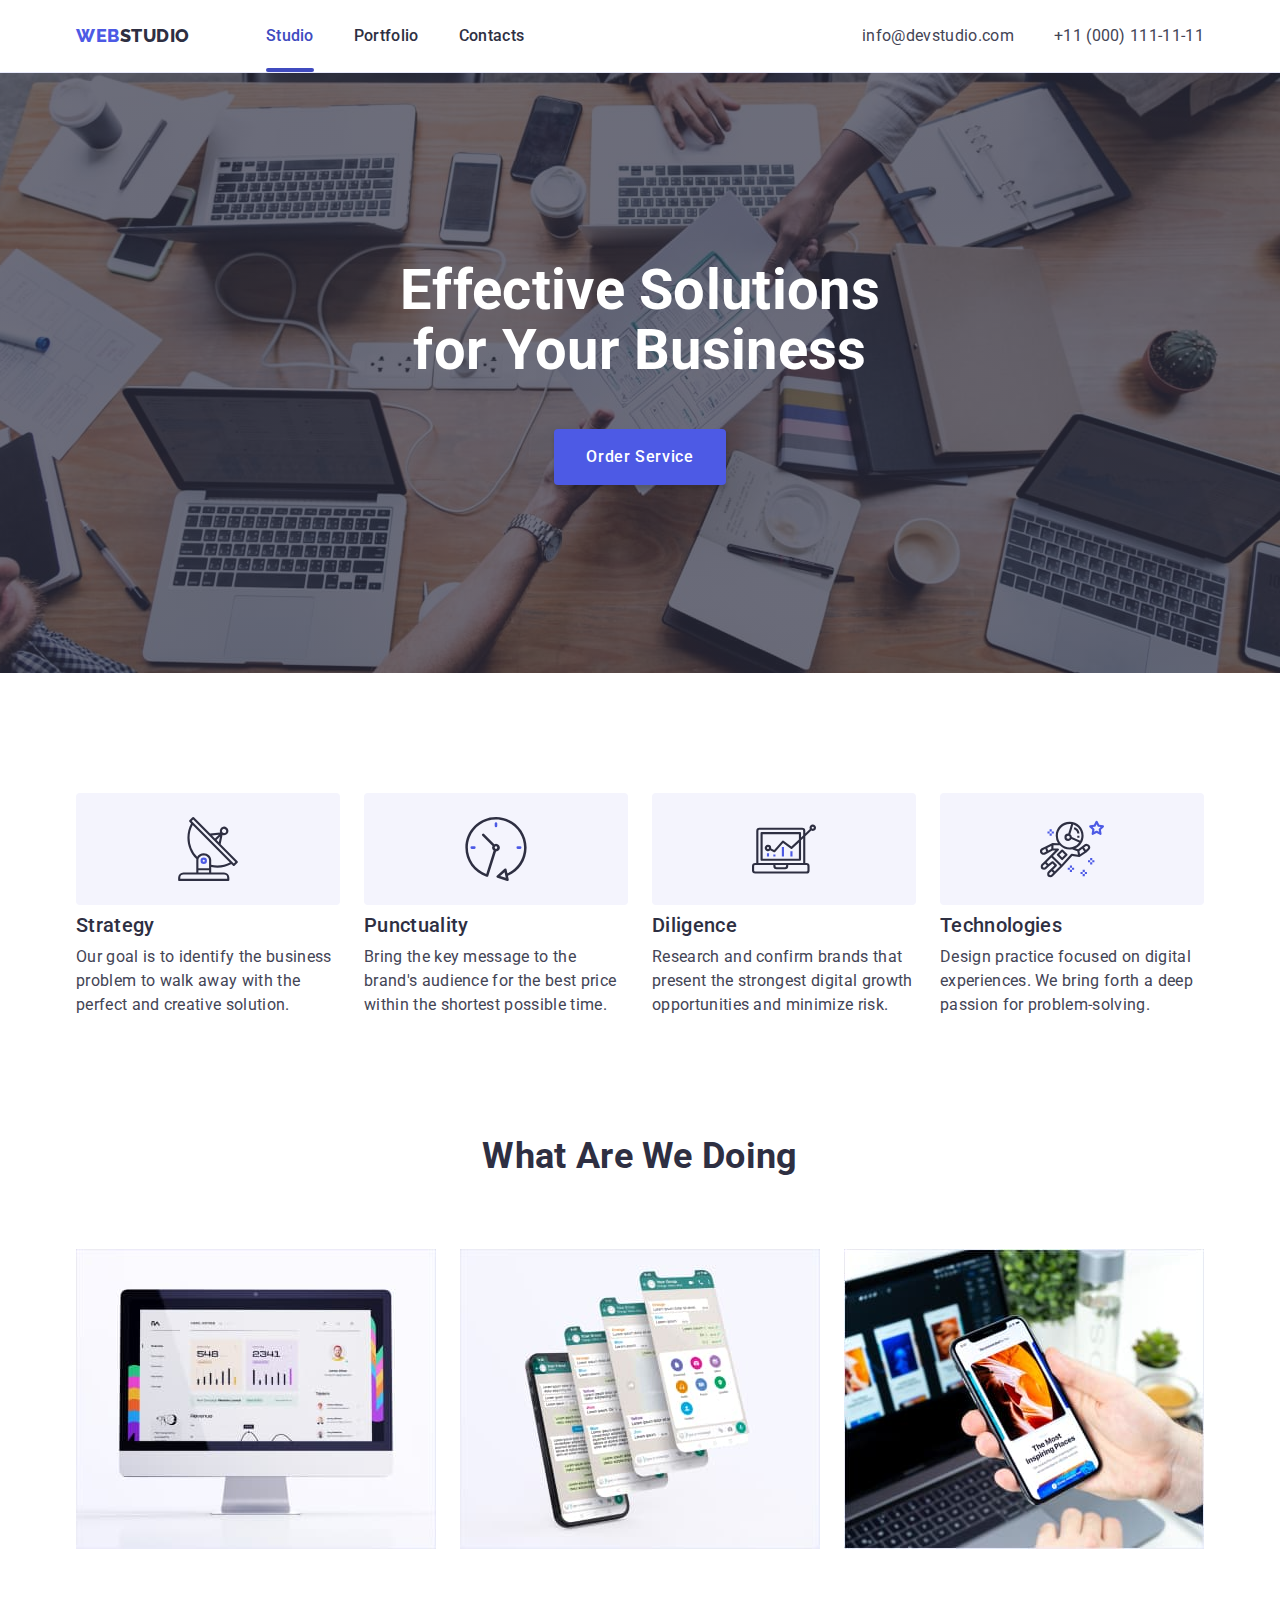
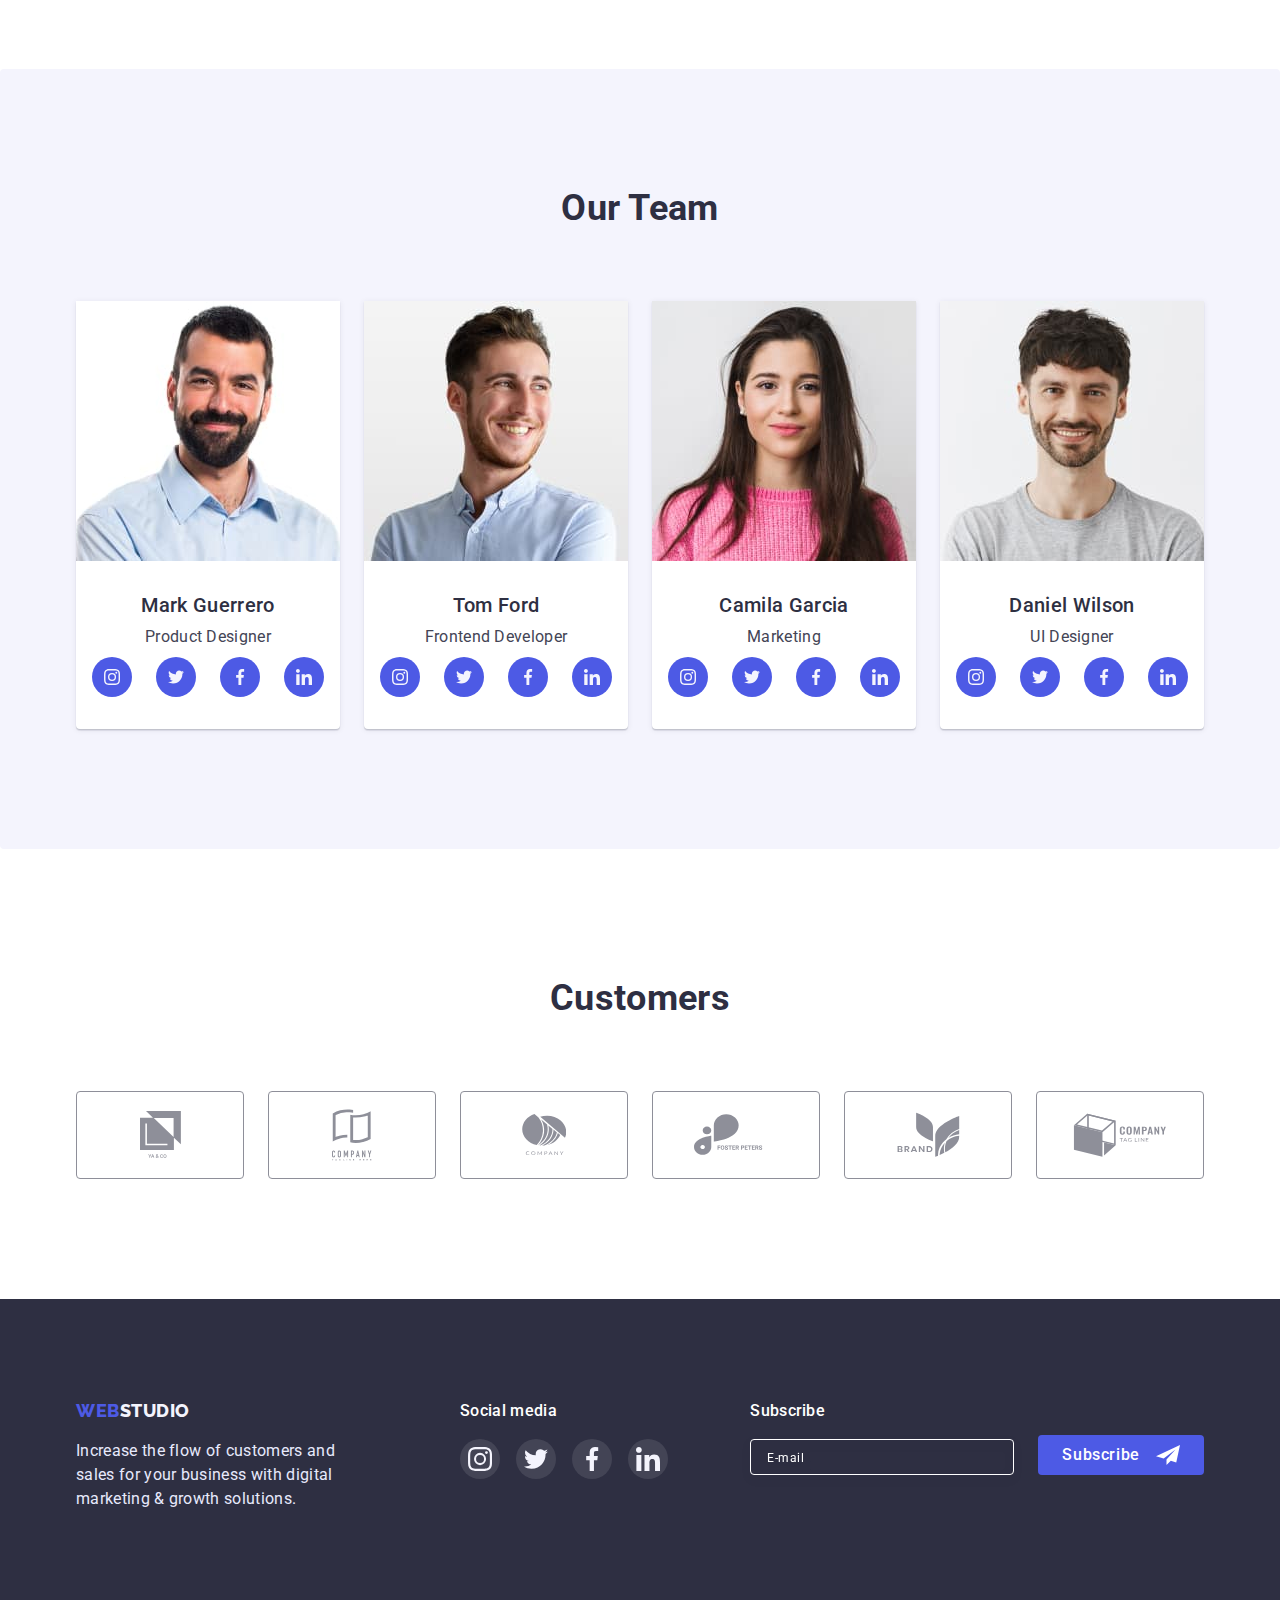
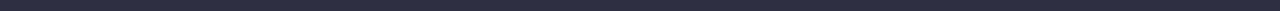
<file: index.html>
<!DOCTYPE html>
<html lang="en">
  <head>
    <meta charset="UTF-8" />
    <meta http-equiv="X-UA-Compatible" content="IE=edge" />
    <meta name="viewport" content="width=device-width, initial-scale=1.0" />
    <title>WebStudio</title>
    <link rel="preconnect" href="https://fonts.googleapis.com" />
    <link rel="preconnect" href="https://fonts.gstatic.com" crossorigin />
    <link
      href="https://fonts.googleapis.com/css2?family=Raleway:ital,wght@0,800;1,800&family=Roboto:ital,wght@0,400;0,500;0,700;0,900;1,400;1,500;1,700;1,900&display=swap"
      rel="stylesheet"
    />
    <link
      rel="stylesheet"
      href="https://cdnjs.cloudflare.com/ajax/libs/modern-normalize/1.1.0/modern-normalize.min.css"
    />
    <link rel="stylesheet" href="./css/styles.css" />
  </head>
  <body>
    <!-- Header -->

    <header class="page-header">
      <div class="container page-header-container">
        <nav class="page-nav">
          <a class="logo link" href="./index.html"
            >Web<span class="logo-studio">Studio</span></a
          >
          <ul class="menu list">
            <li class="menu-item">
              <a class="menu-link current link" href="./index.html">Studio</a>
            </li>
            <li class="menu-item">
              <a class="menu-link link" href="./portfolio.html">Portfolio</a>
            </li>
            <li class="menu-item">
              <a class="menu-link link" href="">Contacts</a>
            </li>
          </ul>
        </nav>
        <ul class="contact list">
          <li class="contact-item">
            <a class="contact-link link" href="mailto:info@devstudio.com"
              >info@devstudio.com</a
            >
          </li>
          <li class="contact-item">
            <a class="contact-link link" href="tel:+110001111111"
              >+11 (000) 111-11-11</a
            >
          </li>
        </ul>
      </div>
    </header>

    <!-- Main -->
    <main>
      <section class="hero">
        <div class="container hero-container">
          <h1 class="main-title">Effective Solutions for Your Business</h1>
          <button class="modal-btn" type="button" data-modal-open>
            Order Service
          </button>
        </div>
      </section>

      <section class="section-skills section">
        <div class="container">
          <h2 class="visually-hidden">skills</h2>
          <ul class="section-list list">
            <li class="skill-content">
              <div class="icon-skill-container">
                <svg class="icon-skill">
                  <use href="./images/icons.svg#icon-antenna"></use>
                </svg>
              </div>
              <h3 class="section-subtitle">Strategy</h3>
              <p class="section-description">
                Our goal is to identify the business problem to walk away with
                the perfect and creative solution.
              </p>
            </li>

            <li class="skill-content">
              <div class="icon-skill-container">
                <svg class="icon-skill">
                  <use href="./images/icons.svg#icon-clock"></use>
                </svg>
              </div>
              <h3 class="section-subtitle">Punctuality</h3>
              <p class="section-description">
                Bring the key message to the brand's audience for the best price
                within the shortest possible time.
              </p>
            </li>

            <li class="skill-content">
              <div class="icon-skill-container">
                <svg class="icon-skill">
                  <use href="./images/icons.svg#icon-diagram"></use>
                </svg>
              </div>
              <h3 class="section-subtitle">Diligence</h3>
              <p class="section-description">
                Research and confirm brands that present the strongest digital
                growth opportunities and minimize risk.
              </p>
            </li>

            <li class="skill-content">
              <div class="icon-skill-container">
                <svg class="icon-skill">
                  <use href="./images/icons.svg#icon-astronaut"></use>
                </svg>
              </div>
              <h3 class="section-subtitle">Technologies</h3>
              <p class="section-description">
                Design practice focused on digital experiences. We bring forth a
                deep passion for problem-solving.
              </p>
            </li>
          </ul>
        </div>
      </section>

      <section class="section-doing section">
        <div class="container section-examples">
          <h2 class="section-title">What are we doing</h2>
          <ul class="list section-list">
            <li class="doing-card">
              <img
                class="doing-photo"
                src="./images/doings/desktop.jpg"
                alt="desktop"
                width="360"
              />
            </li>
            <li class="doing-card">
              <img
                class="doing-photo"
                src="./images/doings/mobile.jpg"
                alt="mobile"
                width="360"
              />
            </li>
            <li class="doing-card">
              <img
                class="doing-photo"
                src="./images/doings/adaptive.jpg"
                alt="adaptive"
                width="360"
              />
            </li>
          </ul>
        </div>
      </section>

      <section class="section-team section">
        <div class="container">
          <h2 class="section-title">Our Team</h2>
          <ul class="list section-list">
            <li class="team-card">
              <img
                class="team-photo"
                src="./images/team/mark-guerrero.jpg"
                alt="Mark Guerrero"
                width="264"
              />
              <div class="team-card-content">
                <h3 class="section-subtitle">Mark Guerrero</h3>
                <p class="section-description">Product Designer</p>
                <ul class="list list-icon-social">
                  <li class="item-icon-social">
                    <a
                      href=""
                      class="link link-icon-social"
                      aria-label="Instagram"
                    >
                      <svg class="icon-social">
                        <use href="./images/icons.svg#icon-instagram"></use>
                      </svg>
                    </a>
                  </li>
                  <li class="item-icon-social">
                    <a
                      href=""
                      class="link link-icon-social"
                      aria-label="Twitter"
                    >
                      <svg class="icon-social">
                        <use href="./images/icons.svg#icon-twitter"></use>
                      </svg>
                    </a>
                  </li>
                  <li class="item-icon-social">
                    <a
                      href=""
                      class="link link-icon-social"
                      aria-label="Facebook"
                    >
                      <svg class="icon-social">
                        <use href="./images/icons.svg#icon-facebook"></use>
                      </svg>
                    </a>
                  </li>
                  <li class="item-icon-social">
                    <a
                      href=""
                      class="link link-icon-social"
                      aria-label="Linkedin"
                    >
                      <svg class="icon-social">
                        <use href="./images/icons.svg#icon-linkedin"></use>
                      </svg>
                    </a>
                  </li>
                </ul>
              </div>
            </li>
            <li class="team-card">
              <img
                class="team-photo"
                src="./images/team/tom-ford.jpg"
                alt="Tom Ford"
                width="264"
              />
              <div class="team-card-content">
                <h3 class="section-subtitle">Tom Ford</h3>
                <p class="section-description">Frontend Developer</p>
                <ul class="list list-icon-social">
                  <li class="item-icon-social">
                    <a
                      href=""
                      class="link link-icon-social"
                      aria-label="Instagram"
                    >
                      <svg class="icon-social">
                        <use href="./images/icons.svg#icon-instagram"></use>
                      </svg>
                    </a>
                  </li>
                  <li class="item-icon-social">
                    <a
                      href=""
                      class="link link-icon-social"
                      aria-label="Twitter"
                    >
                      <svg class="icon-social">
                        <use href="./images/icons.svg#icon-twitter"></use>
                      </svg>
                    </a>
                  </li>
                  <li class="item-icon-social">
                    <a
                      href=""
                      class="link link-icon-social"
                      aria-label="Facebook"
                    >
                      <svg class="icon-social">
                        <use href="./images/icons.svg#icon-facebook"></use>
                      </svg>
                    </a>
                  </li>
                  <li class="item-icon-social">
                    <a
                      href=""
                      class="link link-icon-social"
                      aria-label="Linkedin"
                    >
                      <svg class="icon-social">
                        <use href="./images/icons.svg#icon-linkedin"></use>
                      </svg>
                    </a>
                  </li>
                </ul>
              </div>
            </li>
            <li class="team-card">
              <img
                class="team-photo"
                src="./images/team/camila-garcia.jpg"
                alt="Camila Garcia"
                width="264"
              />
              <div class="team-card-content">
                <h3 class="section-subtitle">Camila Garcia</h3>
                <p class="section-description">Marketing</p>
                <ul class="list list-icon-social">
                  <li class="item-icon-social">
                    <a
                      href=""
                      class="link link-icon-social"
                      aria-label="Instagram"
                    >
                      <svg class="icon-social">
                        <use href="./images/icons.svg#icon-instagram"></use>
                      </svg>
                    </a>
                  </li>
                  <li class="item-icon-social">
                    <a
                      href=""
                      class="link link-icon-social"
                      aria-label="Twitter"
                    >
                      <svg class="icon-social">
                        <use href="./images/icons.svg#icon-twitter"></use>
                      </svg>
                    </a>
                  </li>
                  <li class="item-icon-social">
                    <a
                      href=""
                      class="link link-icon-social"
                      aria-label="Facebook"
                    >
                      <svg class="icon-social">
                        <use href="./images/icons.svg#icon-facebook"></use>
                      </svg>
                    </a>
                  </li>
                  <li class="item-icon-social">
                    <a
                      href=""
                      class="link link-icon-social"
                      aria-label="Linkedin"
                    >
                      <svg class="icon-social">
                        <use href="./images/icons.svg#icon-linkedin"></use>
                      </svg>
                    </a>
                  </li>
                </ul>
              </div>
            </li>
            <li class="team-card">
              <img
                class="team-photo"
                src="./images/team/daniel-wilson.jpg"
                alt="Daniel Wilson"
                width="264"
              />
              <div class="team-card-content">
                <h3 class="section-subtitle">Daniel Wilson</h3>
                <p class="section-description">UI Designer</p>
                <ul class="list list-icon-social">
                  <li class="item-icon-social">
                    <a
                      href=""
                      class="link link-icon-social"
                      aria-label="Instagram"
                    >
                      <svg class="icon-social">
                        <use href="./images/icons.svg#icon-instagram"></use>
                      </svg>
                    </a>
                  </li>
                  <li class="item-icon-social">
                    <a
                      href=""
                      class="link link-icon-social"
                      aria-label="Twitter"
                    >
                      <svg class="icon-social">
                        <use href="./images/icons.svg#icon-twitter"></use>
                      </svg>
                    </a>
                  </li>
                  <li class="item-icon-social">
                    <a
                      href=""
                      class="link link-icon-social"
                      aria-label="Facebook"
                    >
                      <svg class="icon-social">
                        <use href="./images/icons.svg#icon-facebook"></use>
                      </svg>
                    </a>
                  </li>
                  <li class="item-icon-social">
                    <a
                      href=""
                      class="link link-icon-social"
                      aria-label="Linkedin"
                    >
                      <svg class="icon-social">
                        <use href="./images/icons.svg#icon-linkedin"></use>
                      </svg>
                    </a>
                  </li>
                </ul>
              </div>
            </li>
          </ul>
        </div>
      </section>
      <section class="section-customers section">
        <div class="container">
          <h2 class="section-title">Customers</h2>
          <ul class="list list-customers">
            <li class="item-icon-client">
              <a href="" class="link-icon-client">
                <svg class="icon-client client1" width="41" height="47">
                  <use href="./images/icons.svg#icon-client1"></use>
                </svg>
              </a>
            </li>
            <li class="item-icon-client">
              <a href="" class="link-icon-client">
                <svg class="icon-client client2" width="40" height="52">
                  <use href="./images/icons.svg#icon-client2"></use>
                </svg>
              </a>
            </li>
            <li class="item-icon-client">
              <a href="" class="link-icon-client">
                <svg class="icon-client client3" width="44" height="41">
                  <use href="./images/icons.svg#icon-client3"></use>
                </svg>
              </a>
            </li>
            <li class="item-icon-client">
              <a href="" class="link-icon-client">
                <svg class="icon-client client4" width="84" height="41">
                  <use href="./images/icons.svg#icon-client4"></use>
                </svg>
              </a>
            </li>
            <li class="item-icon-client">
              <a href="" class="link-icon-client">
                <svg class="icon-client client5" width="63" height="45">
                  <use href="./images/icons.svg#icon-client5"></use>
                </svg>
              </a>
            </li>
            <li class="item-icon-client">
              <a href="" class="link-icon-client">
                <svg class="icon-client client6" width="94" height="44">
                  <use href="./images/icons.svg#icon-client6"></use>
                </svg>
              </a>
            </li>
          </ul>
        </div>
      </section>
    </main>

    <!-- Footer -->
    <footer class="footer">
      <div class="container">
        <div class="footer-container-logo">
          <a class="logo link" href="./index.html"
            >Web<span class="logo-studio">Studio</span></a
          >
          <p class="section-description">
            Increase the flow of customers and sales for your business with
            digital marketing & growth solutions.
          </p>
        </div>
        <div class="footer-container-social">
          <h3 class="subtitle-social">Social media</h3>
          <ul class="list list-icon-social">
            <li class="item-icon-social">
              <a href="" class="link link-icon-social" aria-label="Instagram">
                <svg class="icon-social">
                  <use href="./images/icons.svg#icon-instagram"></use>
                </svg>
              </a>
            </li>
            <li class="item-icon-social">
              <a href="" class="link link-icon-social" aria-label="Twitter">
                <svg class="icon-social">
                  <use href="./images/icons.svg#icon-twitter"></use>
                </svg>
              </a>
            </li>
            <li class="item-icon-social">
              <a href="" class="link link-icon-social" aria-label="Facebook">
                <svg class="icon-social">
                  <use href="./images/icons.svg#icon-facebook"></use>
                </svg>
              </a>
            </li>
            <li class="item-icon-social">
              <a href="" class="link link-icon-social" aria-label="Linkedin">
                <svg class="icon-social">
                  <use href="./images/icons.svg#icon-linkedin"></use>
                </svg>
              </a>
            </li>
          </ul>
        </div>

        <form class="footer-form">
          <label class="footer-form-field">
            <span class="footer-form-input-desk">Subscribe</span>
            <input
              type="email"
              name="user-email"
              class="footer-form-input"
              required
              placeholder="E-mail"
            />
          </label>
          <button type="submit" class="footer-form-submit">
            Subscribe
            <svg class="footer-form-btn-icon" width="24" height="24">
              <use href="./images/icons.svg#icon-click"></use>
            </svg>
          </button>
        </form>
      </div>
    </footer>

    <!-- Modal -->
    <div class="backdrop is-hidden" data-modal>
      <div class="modal">
        <button type="button" data-modal-close class="modal-close-btn">
          <svg class="icon-modal-close" width="8" height="8">
            <use href="./images/icons.svg#icon-close-modal"></use>
          </svg>
        </button>
        <form class="modal-form">
          <p class="modal-form-text">
            Leave your contacts and we will call you back
          </p>

          <label class="modal-form-field">
            <span class="modal-form-input-desc">Name</span>
            <span class="modal-form-input-container">
              <input
                type="text"
                name="user-name"
                class="modal-form-input"
                pattern="^[a-zA-Za-яА-Я]+$"
                required
                minlength="2"
              />
              <svg class="modal-form-icon" width="18" height="18">
                <use href="./images/icons.svg#icon-person"></use>
              </svg>
            </span>
          </label>

          <label class="modal-form-field">
            <span class="modal-form-input-desc">Phone</span>

            <span class="modal-form-input-container">
              <input
                type="tel"
                name="user-phone"
                class="modal-form-input"
                required
                pattern="[0-9]{3}-[0-9]{3}-[0-9]{2}-[0-9]{2}"
                title="***-***-**-**"
              />
              <svg class="modal-form-icon" width="18" height="24">
                <use href="./images/icons.svg#icon-phone"></use>
              </svg>
            </span>
          </label>

          <label class="modal-form-field">
            <span class="modal-form-input-desc">Email</span>

            <span class="modal-form-input-container">
              <input
                type="email"
                name="user-email"
                class="modal-form-input"
                required
              />
              <svg class="modal-form-icon" width="18" height="24">
                <use href="./images/icons.svg#icon-email"></use>
              </svg>
            </span>
          </label>

          <label class="modal-form-field">
            <span class="modal-form-input-desc">Comment</span>
            <textarea
              name="user-message"
              class="modal-form-message"
              placeholder="Text input"
            ></textarea>
          </label>
          <span class="user-policy-container">
            <input
              id="user-policy"
              type="checkbox"
              class="modal-form-check visually-hidden"
              name="user-policy"
              required
            />
            <svg class="modal-form-icon-check" width="16" height="16">
              <use href="./images/icons.svg#icon-send"></use>
            </svg>

            <label for="user-policy" class="modal-form-check-desc"
              >I accept the terms and conditions of the&nbsp;<a
                class="modal-form-check-link"
                href=""
                >Privacy Policy</a
              ></label
            >
          </span>
          <button type="submit" class="modal-form-submit">Send</button>
        </form>
      </div>
    </div>

    <script src="./js/modal.js"></script>
  </body>
</html>
</file>
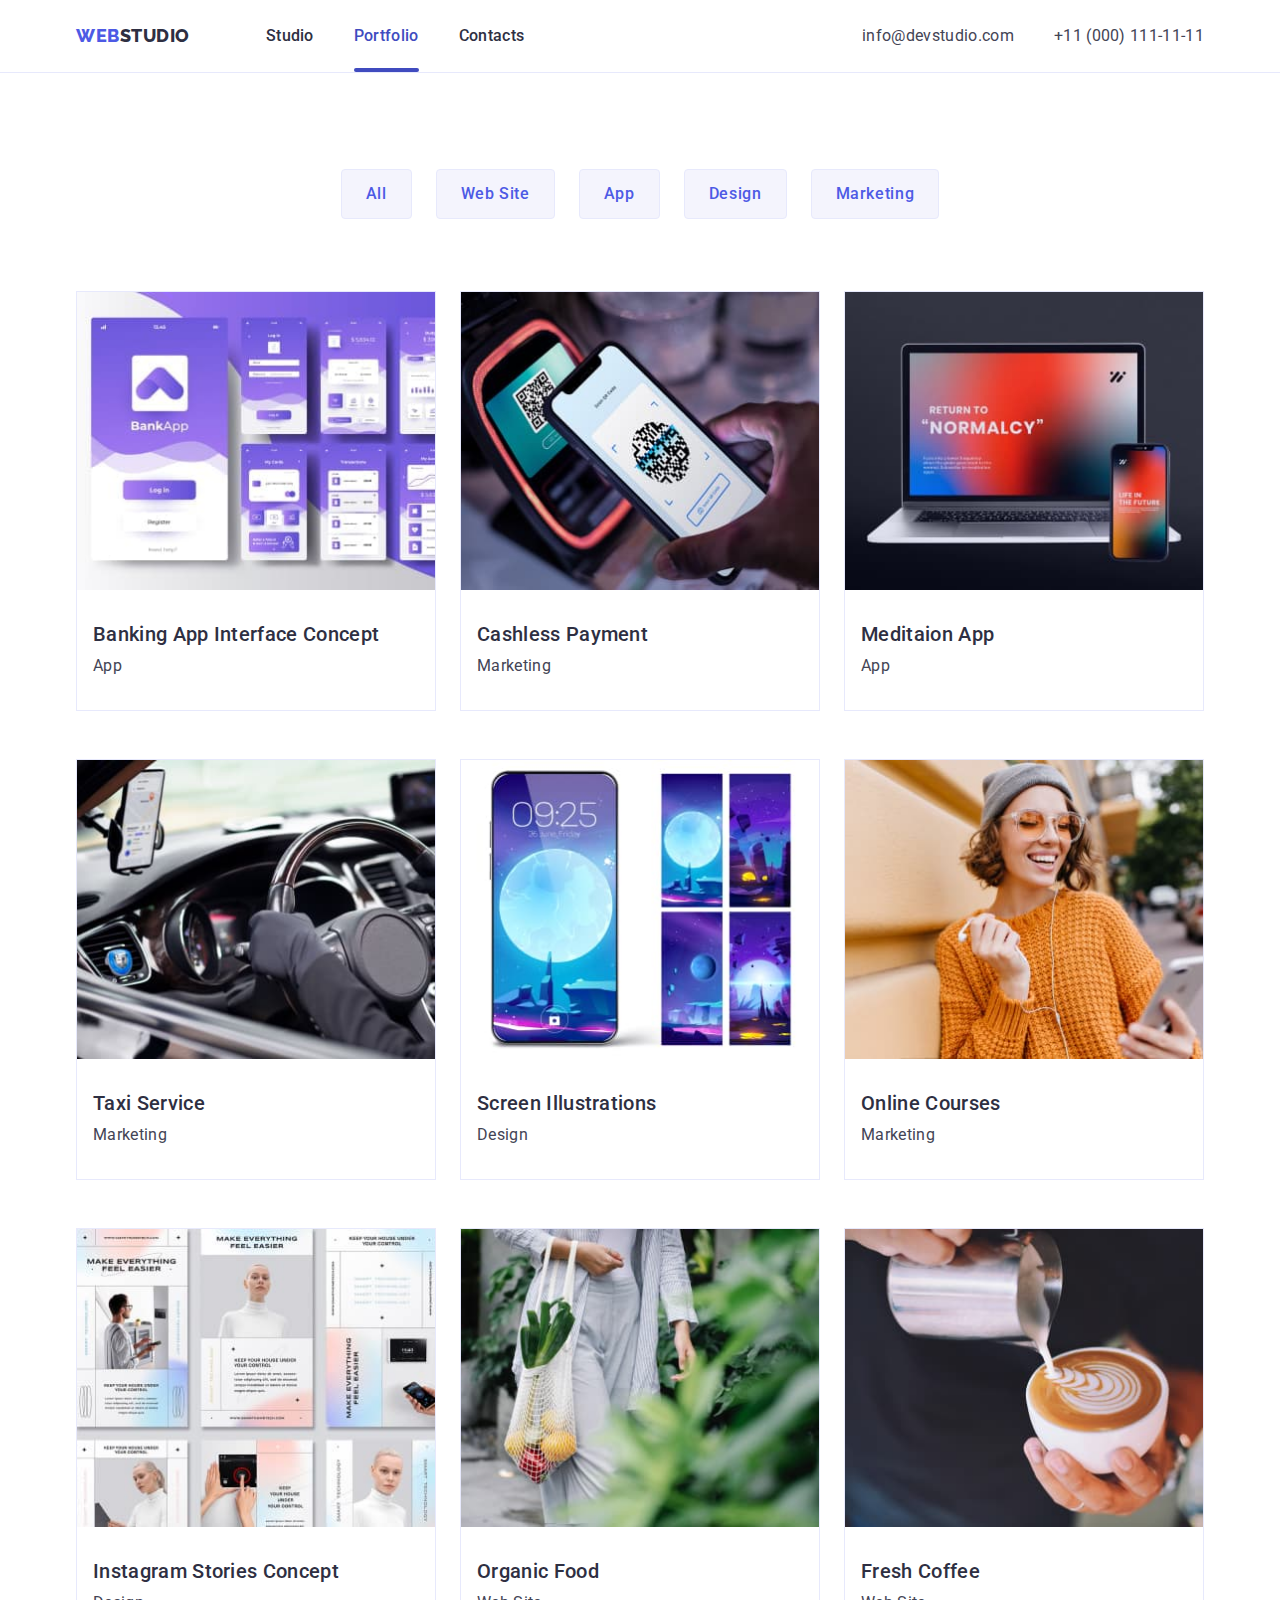
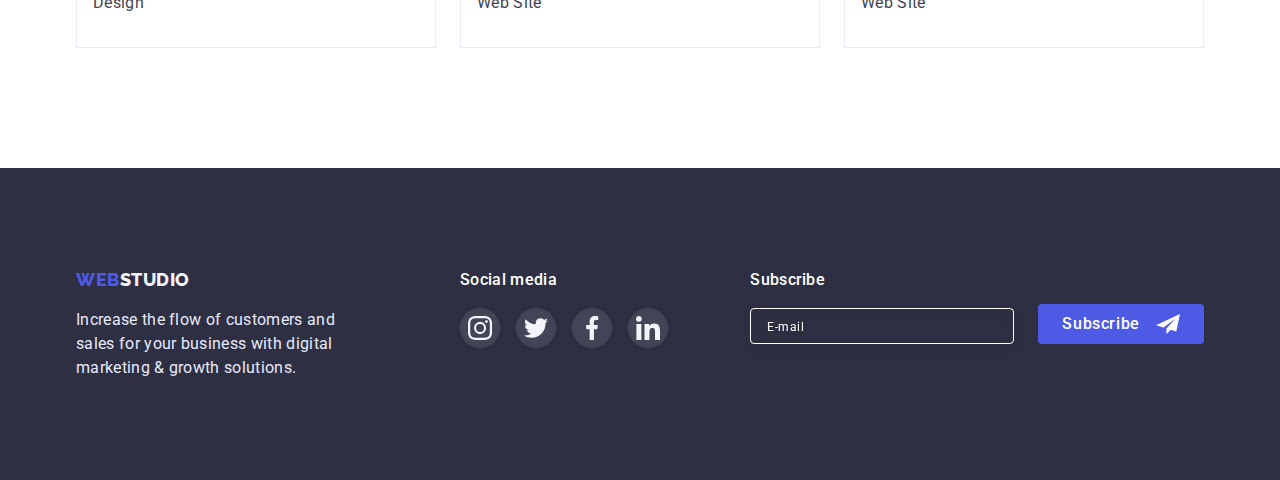
<file: portfolio.html>
<!DOCTYPE html>
<html lang="en">
  <head>
    <meta charset="UTF-8" />
    <meta http-equiv="X-UA-Compatible" content="IE=edge" />
    <meta name="viewport" content="width=device-width, initial-scale=1.0" />
    <title>Portfolio</title>
    <link rel="preconnect" href="https://fonts.googleapis.com" />
    <link rel="preconnect" href="https://fonts.gstatic.com" crossorigin />
    <link
      href="https://fonts.googleapis.com/css2?family=Raleway:ital,wght@0,800;1,800&family=Roboto:ital,wght@0,400;0,500;0,700;0,900;1,400;1,500;1,700;1,900&display=swap"
      rel="stylesheet"
    />
    <link
      rel="stylesheet"
      href="https://cdnjs.cloudflare.com/ajax/libs/modern-normalize/1.1.0/modern-normalize.min.css"
    />
    <link rel="stylesheet" href="./css/styles.css" />
  </head>
  <body>
    <!-- Header -->

    <header class="page-header">
      <div class="container page-header-container">
        <nav class="page-nav">
          <a class="logo link" href="./index.html"
            >Web<span class="logo-studio">Studio</span></a
          >
          <ul class="menu list">
            <li class="menu-item">
              <a class="menu-link link" href="./index.html">Studio</a>
            </li>
            <li class="menu-item">
              <a class="menu-link current link" href="./portfolio.html"
                >Portfolio</a
              >
            </li>
            <li class="menu-item">
              <a class="menu-link link" href="">Contacts</a>
            </li>
          </ul>
        </nav>
        <ul class="contact list">
          <li class="contact-item">
            <a class="contact-link link" href="mailto:info@devstudio.com"
              >info@devstudio.com</a
            >
          </li>
          <li class="contact-item">
            <a class="contact-link link" href="tel:+110001111111"
              >+11 (000) 111-11-11</a
            >
          </li>
        </ul>
      </div>
    </header>

    <!-- Main -->

    <main>
      <section class="section-works section">
        <div class="container">
          <h1 class="visually-hidden">Portfolio-hero</h1>
          <ul class="filters-list list">
            <li class="filter-item">
              <button class="filter-btn" type="button">All</button>
            </li>
            <li class="filter-item">
              <button class="filter-btn" type="button">Web Site</button>
            </li>
            <li class="filter-item">
              <button class="filter-btn" type="button">App</button>
            </li>
            <li class="filter-item">
              <button class="filter-btn" type="button">Design</button>
            </li>
            <li class="filter-item">
              <button class="filter-btn" type="button">Marketing</button>
            </li>
          </ul>

          <h2 class="visually-hidden">Portfolio-work examples</h2>
          <ul class="list section-list">
            <li class="work-card">
              <a class="work-link link" href="">
                <div class="work-carg-img">
                  <img
                    src="./images/portfolio/banking-app.jpg"
                    alt="Banking App Interface Concept"
                    width="360"
                  />
                  <p class="overlay">
                    14 Stylish and User-Friendly App Design Concepts · Task
                    Manager App · Calorie Tracker App · Exotic Fruit Ecommerce
                    App · Cloud Storage App
                  </p>
                </div>
                <div class="work-card-content">
                  <h3 class="section-subtitle">
                    Banking App Interface Concept
                  </h3>
                  <p class="section-description">App</p>
                </div>
              </a>
            </li>

            <li class="work-card">
              <a class="work-link link" href="">
                <div class="work-carg-img">
                  <img
                    src="./images/portfolio/cashless-payment.jpg"
                    alt="Cashless Payment"
                    width="360"
                  />
                  <p class="overlay">
                    14 Stylish and User-Friendly App Design Concepts · Task
                    Manager App · Calorie Tracker App · Exotic Fruit Ecommerce
                    App · Cloud Storage App
                  </p>
                </div>
                <div class="work-card-content">
                  <h3 class="section-subtitle">Cashless Payment</h3>
                  <p class="section-description">Marketing</p>
                </div>
              </a>
            </li>

            <li class="work-card">
              <a class="work-link link" href="">
                <div class="work-carg-img">
                  <img
                    src="./images/portfolio/meditaion-app.jpg"
                    alt="Meditaion App"
                    width="360"
                  />
                  <p class="overlay">
                    14 Stylish and User-Friendly App Design Concepts · Task
                    Manager App · Calorie Tracker App · Exotic Fruit Ecommerce
                    App · Cloud Storage App
                  </p>
                </div>
                <div class="work-card-content">
                  <h3 class="section-subtitle">Meditaion App</h3>
                  <p class="section-description">App</p>
                </div>
              </a>
            </li>

            <li class="work-card">
              <a class="work-link link" href="">
                <div class="work-carg-img">
                  <img
                    src="./images/portfolio/taxi-service.jpg"
                    alt="Taxi Service"
                    width="360"
                  />
                  <p class="overlay">
                    14 Stylish and User-Friendly App Design Concepts · Task
                    Manager App · Calorie Tracker App · Exotic Fruit Ecommerce
                    App · Cloud Storage App
                  </p>
                </div>
                <div class="work-card-content">
                  <h3 class="section-subtitle">Taxi Service</h3>
                  <p class="section-description">Marketing</p>
                </div>
              </a>
            </li>
            <li class="work-card">
              <a class="work-link link" href="">
                <div class="work-carg-img">
                  <img
                    src="./images/portfolio/screen-illustrations.jpg"
                    alt="Screen Illustrations"
                    width="360"
                  />
                  <p class="overlay">
                    14 Stylish and User-Friendly App Design Concepts · Task
                    Manager App · Calorie Tracker App · Exotic Fruit Ecommerce
                    App · Cloud Storage App
                  </p>
                </div>
                <div class="work-card-content">
                  <h3 class="section-subtitle">Screen Illustrations</h3>
                  <p class="section-description">Design</p>
                </div>
              </a>
            </li>

            <li class="work-card">
              <a class="work-link link" href="">
                <div class="work-carg-img">
                  <img
                    src="./images/portfolio/online-courses.jpg"
                    alt="Online Courses"
                    width="360"
                  />
                  <p class="overlay">
                    14 Stylish and User-Friendly App Design Concepts · Task
                    Manager App · Calorie Tracker App · Exotic Fruit Ecommerce
                    App · Cloud Storage App
                  </p>
                </div>
                <div class="work-card-content">
                  <h3 class="section-subtitle">Online Courses</h3>
                  <p class="section-description">Marketing</p>
                </div>
              </a>
            </li>

            <li class="work-card">
              <a class="work-link link" href="">
                <div class="work-carg-img">
                  <img
                    src="./images/portfolio/instagram-stories-concept.jpg"
                    alt="Instagram Stories Concept"
                    width="360"
                  />
                  <p class="overlay">
                    14 Stylish and User-Friendly App Design Concepts · Task
                    Manager App · Calorie Tracker App · Exotic Fruit Ecommerce
                    App · Cloud Storage App
                  </p>
                </div>
                <div class="work-card-content">
                  <h3 class="section-subtitle">Instagram Stories Concept</h3>
                  <p class="section-description">Design</p>
                </div>
              </a>
            </li>

            <li class="work-card">
              <a class="work-link link" href="">
                <div class="work-carg-img">
                  <img
                    src="./images/portfolio/organic-food.jpg"
                    alt="Organic Food"
                    width="360"
                  />
                  <p class="overlay">
                    14 Stylish and User-Friendly App Design Concepts · Task
                    Manager App · Calorie Tracker App · Exotic Fruit Ecommerce
                    App · Cloud Storage App
                  </p>
                </div>
                <div class="work-card-content">
                  <h3 class="section-subtitle">Organic Food</h3>
                  <p class="section-description">Web Site</p>
                </div>
              </a>
            </li>

            <li class="work-card">
              <a class="work-link link" href="">
                <div class="work-carg-img">
                  <img
                    src="./images/portfolio/fresh-coffee.jpg"
                    alt="Fresh Coffee"
                    width="360"
                  />
                  <p class="overlay">
                    14 Stylish and User-Friendly App Design Concepts · Task
                    Manager App · Calorie Tracker App · Exotic Fruit Ecommerce
                    App · Cloud Storage App
                  </p>
                </div>
                <div class="work-card-content">
                  <h3 class="section-subtitle">Fresh Coffee</h3>
                  <p class="section-description">Web Site</p>
                </div>
              </a>
            </li>
          </ul>
        </div>
      </section>
    </main>

    <!-- Footer -->
    <footer class="footer">
      <div class="container">
        <div class="footer-container-logo">
          <a class="logo link" href="./index.html"
            >Web<span class="logo-studio">Studio</span></a
          >
          <p class="section-description">
            Increase the flow of customers and sales for your business with
            digital marketing & growth solutions.
          </p>
        </div>
        <div class="footer-container-social">
          <h3 class="subtitle-social">Social media</h3>
          <ul class="list list-icon-social">
            <li class="item-icon-social">
              <a href="" class="link link-icon-social" aria-label="Instagram">
                <svg class="icon-social">
                  <use href="./images/icons.svg#icon-instagram"></use>
                </svg>
              </a>
            </li>
            <li class="item-icon-social">
              <a href="" class="link link-icon-social" aria-label="Twitter">
                <svg class="icon-social">
                  <use href="./images/icons.svg#icon-twitter"></use>
                </svg>
              </a>
            </li>
            <li class="item-icon-social">
              <a href="" class="link link-icon-social" aria-label="Facebook">
                <svg class="icon-social">
                  <use href="./images/icons.svg#icon-facebook"></use>
                </svg>
              </a>
            </li>
            <li class="item-icon-social">
              <a href="" class="link link-icon-social" aria-label="Linkedin">
                <svg class="icon-social">
                  <use href="./images/icons.svg#icon-linkedin"></use>
                </svg>
              </a>
            </li>
          </ul>
        </div>

        <form class="footer-form">
          <label class="footer-form-field">
            <span class="footer-form-input-desk">Subscribe</span>
            <input
              type="email"
              name="user-email"
              class="footer-form-input"
              required
              placeholder="E-mail"
            />
          </label>
          <button type="submit" class="footer-form-submit">
            Subscribe
            <svg class="footer-form-btn-icon" width="24" height="24">
              <use href="./images/icons.svg#icon-click"></use>
            </svg>
          </button>
        </form>
      </div>
    </footer>
  </body>
</html>
</file>
<file: css/styles.css>
:root {
  --primary-font: 'Roboto', sans-serif;
  --secondary-font: 'Raleway', sans-serif;

  --primary-brand-color: #4d5ae5;
  --pressed-color: #404bbf;

  --primary-text-color: #434455;
  --secondary-text-color: #2e2f42;
  --dark-theme-text-color: #ffffff;
  --dark-theme-logo-text-color: #f4f4fd;
  --dark-theme-secondary-text-color: #e7e9fc;
  --work-info-text-color: #f4f4fd;
  --primary-background-color: #ffffff;
  --secondory-backgound-color: #f4f4fd;
  --dark-background-color: #2e2f42;
  --border-header-color: 1px solid #e7e9fc;
  --border-icon-client-color: #8e8f99;
  --footer-icon-pressed-color: #31d0aa;
  --border-work-link-pressed-color: 1px solid #f4f4fd;
  --border-work-link-default-color: 1px solid #e7e9fc;
  --border-close-modal-btn: 1px solid rgba(0, 0, 0, 0.1);
  --close-modal-background-color: #e7e9fc;
}
/* Скидаэм зовнiшнi вiдступи, та.iн. стилi браузера */
h1,
h2,
h3,
h4,
p {
  margin-top: 0;
  margin-bottom: 0;
}

ul,
ol {
  margin-top: 0;
  margin-bottom: 0;
  padding-left: 0;
}

img {
  display: block;
  max-width: 100%;
  height: auto;
}

button {
  cursor: pointer;
}

.list {
  list-style: none;
}

.link {
  text-decoration: none;
  /* color: inherit; */
}

body {
  font-family: var(--primary-font);
  font-size: 16px;
  line-height: 1.5;
  letter-spacing: 0.02em;
  background-color: var(--primary-background-color);
  color: var(--primary-text-color);
}

.container {
  width: 1158px;
  margin-right: auto;
  margin-left: auto;
  padding-left: 15px;
  padding-right: 15px;
}

.section {
  padding-top: 120px;
  padding-bottom: 120px;
}
/* нижнэ пiдкреслення при наведеннi
.link:hover, */
/* .link:focus { */
/* text-decoration: underline; */
/* } */

/* =================Components================= */

.main-title {
  font-weight: 700;
  font-size: 56px;
  line-height: 1.07;
  text-align: center;
  color: var(--dark-theme-text-color);
}

.section-title {
  margin-bottom: 72px;

  font-weight: 700;
  font-size: 36px;
  line-height: 1.11;
  text-align: center;
  text-transform: capitalize;

  color: var(--secondary-text-color);
}

.visually-hidden {
  position: absolute;
  width: 1px;
  height: 1px;
  margin: -1px;
  border: 0;
  padding: 0;
  clip: rect(0 0 0 0);
  overflow: hidden;
}

.section-subtitle {
  margin-bottom: 8px;
  font-weight: 500;
  font-size: 20px;
  line-height: 1.2;

  color: var(--secondary-text-color);
}
.section-list {
  display: flex;
  flex-wrap: wrap;
  row-gap: 48px;
  column-gap: 24px;
}

.section-description {
  color: var(--primary-text-color);
}
/* ====================/Components==================== */

/* ===================Header========================== */
.page-header {
  background: var(--primary-background-color);
  border-bottom: var(--border-header-color);
}

.page-header-container {
  display: flex;
  align-items: center;
}

.page-nav {
  display: flex;
  align-items: center;
}

.menu {
  display: flex;
  align-items: center;
}

.menu-item {
  display: flex;
  align-items: center;
}

.menu-item:not(:last-child) {
  margin-right: 40px;
}

.contact {
  display: flex;
  align-items: center;
  margin-left: auto;
}

.contact-item + .contact-item {
  margin-left: 40px;
}

.logo {
  padding-top: 24px;
  padding-bottom: 24px;
  margin-right: 76px;

  font-family: var(--secondary-font);
  font-weight: 800;
  font-size: 18px;
  line-height: 1.33;
  letter-spacing: 0.03em;
  text-transform: uppercase;

  color: var(--primary-brand-color);
}

.logo-studio {
  color: var(--secondary-text-color);
}

.menu-link {
  position: relative;
  display: block;
  padding-top: 24px;
  padding-bottom: 24px;
  font-weight: 500;

  color: var(--secondary-text-color);
  transition: color 250ms cubic-bezier(0.4, 0, 0.2, 1);
}

.menu-link:hover,
.menu-link:focus {
  color: var(--pressed-color);
}

.menu-link.current {
  color: var(--pressed-color);
}

.menu-link.current::after {
  content: '';
  display: block;
  position: absolute;
  bottom: 0;
  width: 100%;
  height: 4px;
  background-color: var(--pressed-color);
  border-radius: 2px;
}

.contact-link {
  display: block;
  padding-top: 24px;
  padding-bottom: 24px;

  color: var(--primary-text-color);
  transition: color 250ms cubic-bezier(0.4, 0, 0.2, 1);
}

.contact-link:hover,
.contact-link:focus {
  color: var(--pressed-color);
}
/* ===========/Header============*/

/* ============Hero============== */

.hero-container {
  padding: 188px 0;
  text-align: center;
}

.main-title {
  width: 496px;
  margin-bottom: 48px;
  margin-left: auto;
  margin-right: auto;
}

.hero {
  max-width: 1440px;
  height: 600px;
  margin-left: auto;
  margin-right: auto;
  background-image: linear-gradient(
      to right,
      rgba(46, 47, 66, 0.7),
      rgba(46, 47, 66, 0.7)
    ),
    url(../images/people-office.jpg);
  background-repeat: no-repeat;
  background-size: cover;
  background-position: center;

  background-color: var(--dark-background-color);
}

.modal-btn {
  padding: 16px 32px;
  gap: 10px;

  font-weight: 500;
  line-height: 1.5;
  letter-spacing: 0.04em;

  color: var(--dark-theme-text-color);
  background-color: var(--primary-brand-color);

  box-shadow: 0px 4px 4px rgba(0, 0, 0, 0.15);
  border-radius: 4px;
  border: 0;
  transition: background-color 250ms cubic-bezier(0.4, 0, 0.2, 1);
}

.modal-btn:hover,
.modal-btn:focus {
  background-color: var(--pressed-color);
}
/* ========================/Hero=================== */

/* =========================Main=================== */
/* Skills */
.skill-content {
  flex-basis: calc((100% - 3 * 24px) / 4);
}

.icon-skill-container {
  display: flex;
  justify-content: center;
  align-items: center;
  height: 112px;
  margin-bottom: 8px;
  background-color: var(--secondory-backgound-color);
  border-radius: 4px;
}

.icon-skill {
  width: 64px;
  height: 64px;
}

/* Doing */
.section-doing {
  padding-top: 0;
}

.doing-card {
  flex-basis: calc((100% - 2 * 24px) / 3);
}

/*  Team */
.section-team {
  background-color: var(--secondory-backgound-color);
  border-radius: 4px;
}

.team-card {
  display: flex;
  flex-basis: calc((100% - 3 * 24px) / 4);

  flex-direction: column;
  justify-content: center;
  align-items: center;

  background-color: var(--primary-background-color);

  box-shadow: 0px 1px 6px rgba(46, 47, 66, 0.08),
    0px 1px 1px rgba(46, 47, 66, 0.16), 0px 2px 1px rgba(46, 47, 66, 0.08);
  border-radius: 0px 0px 4px 4px;
}

.team-card-content {
  padding: 32px 16px;
  text-align: center;
}

.list-icon-social {
  display: flex;
  justify-content: space-between;
  align-items: center;
  gap: 24px;
  margin-top: 8px;
}
.link-icon-social {
  display: flex;
  justify-content: center;
  align-items: center;
  width: 40px;
  height: 40px;

  background-color: var(--primary-brand-color);
  border-radius: 50%;

  transition: background-color 250ms cubic-bezier(0.4, 0, 0.2, 1);
}

.link-icon-social:hover,
.link-icon-social:focus {
  background-color: var(--pressed-color);
}
.icon-social {
  width: 16px;
  height: 16px;
}

/* ==============Customers=============*/
.section-customers {
  padding-top: 130px;
}
.list-customers {
  display: flex;
  justify-content: space-between;
  align-items: center;
}

.link-icon-client {
  display: flex;
  justify-content: center;
  align-items: center;

  width: 168px;
  height: 88px;

  background-color: var(--primary-background-color);
  border: 1px solid var(--border-icon-client-color);
  border-radius: 4px;
  fill: var(--border-icon-client-color);
  transition: border-color 250ms cubic-bezier(0.4, 0, 0.2, 1),
    fill 250ms cubic-bezier(0.4, 0, 0.2, 1);
}

.link-icon-client:hover,
.link-icon-client:focus {
  border-color: var(--pressed-color);
  fill: var(--pressed-color);
}

/* ================/Main=================== */

/* =================Portfolio==================*/
.section-works {
  padding-top: 96px;
}

.filters-list {
  display: flex;
  flex-direction: row;
  justify-content: center;
  align-items: center;
  margin-bottom: 72px;
}

.filter-item {
  display: flex;
  justify-content: center;
  align-items: center;
}

.filter-item:not(:last-child) {
  margin-right: 24px;
}

.filter-btn {
  padding: 12px 24px;

  font-weight: 500;
  text-align: center;
  line-height: 1.5;
  letter-spacing: 0.04em;

  background-color: var(--secondory-backgound-color);
  color: var(--primary-brand-color);

  border: var(--border-work-link-default-color);
  border-radius: 4px;
  box-shadow: none;
  transition: background-color 250ms cubic-bezier(0.4, 0, 0.2, 1),
    color 250ms cubic-bezier(0.4, 0, 0.2, 1),
    border 250ms cubic-bezier(0.4, 0, 0.2, 1),
    box-shadow 250ms cubic-bezier(0.4, 0, 0.2, 1);
}

.filter-btn:hover,
.filter-btn:focus {
  background-color: var(--pressed-color);
  color: var(--dark-theme-text-color);
  box-shadow: 0px 3px 1px rgba(0, 0, 0, 0.1), 0px 2px 1px rgba(0, 0, 0, 0.08),
    0px 2px 2px rgba(0, 0, 0, 0.12);
  border: none;
}

.work-link {
  display: block;
  position: relative;
  max-width: 360px;

  background-color: var(--primary-background-color);
  border: var(--border-work-link-default-color);
  box-shadow: none;

  transition: border 250ms cubic-bezier(0.4, 0, 0.2, 1),
    box-shadow 250ms cubic-bezier(0.4, 0, 0.2, 1);
}

.work-link:hover,
.work-link:focus {
  border: var(--border-work-link-pressed-color);
  box-shadow: 0px 1px 6px rgba(46, 47, 66, 0.08),
    0px 1px 1px rgba(46, 47, 66, 0.16), 0px 2px 1px rgba(46, 47, 66, 0.08);
}

.work-card-content {
  padding: 32px 16px;
}
.work-carg-img {
  position: relative;
  overflow: hidden;
}

.overlay {
  position: absolute;
  width: 100%;
  height: 100%;
  left: 0px;
  top: 0px;
  padding: 40px 32px;

  color: var(--work-info-text-color);
  background-color: var(--primary-brand-color);
  opacity: 0;

  overflow: auto;
  transform: translate(0, 100%);
  transition: transform 250ms cubic-bezier(0.4, 0, 0.2, 1),
    opacity 250ms cubic-bezier(0.4, 0, 0.2, 1);
}
.work-link:hover .overlay,
.work-link:focus .overlay {
  transform: translate(0, 0);
  opacity: 0.8;
}

/* ==============/Portfolio==========================*/

/* ================Footer================== */
.footer .container {
  display: flex;
  justify-content: flex-start;
}
.footer-container-logo {
  display: block;
  max-width: 264px;
}
.footer-container-social {
  margin-left: 120px;
}

.subtitle-social {
  margin-bottom: 16px;
  font-style: normal;
  font-size: 16px;
  font-weight: 500;
  color: var(--dark-theme-text-color);
}
.footer {
  padding-top: 100px;
  padding-bottom: 100px;

  background: var(--dark-background-color);
}
.footer .logo {
  display: inline-block;
  margin-right: 0;
  margin-bottom: 16px;
  padding-top: 0;
  padding-bottom: 0;
}

.footer .logo-studio {
  color: var(--dark-theme-logo-text-color);
}

.footer .section-description {
  color: var(--dark-theme-secondary-text-color);
}

.footer .list-icon-social {
  display: flex;
  justify-content: space-between;
  align-items: center;
  gap: 16px;
  margin-top: 0;
}

.footer .link-icon-social {
  background-color: rgba(255, 255, 255, 0.1);
  transition: background-color 250ms cubic-bezier(0.4, 0, 0.2, 1);
}

.footer .link-icon-social:hover,
.footer .link-icon-social:focus {
  background-color: var(--footer-icon-pressed-color);
}
.footer .icon-social {
  width: 24px;
  height: 24px;
}

.footer-form {
  display: flex;
  align-items: flex-end;
  justify-content: center;
  margin-left: auto;
  align-self: flex-start;
}

.footer-form-input-desk {
  display: block;
  margin-bottom: 16px;

  font-weight: 500;

  color: var(--dark-theme-text-color);
}
.footer-form-input {
  padding: 8px 16px;
  min-width: 264px;

  background-color: transparent;
  color: var(--dark-theme-text-color);
  border: 1px solid #ffffff;
  filter: drop-shadow(0px 4px 4px rgba(0, 0, 0, 0.15));
  border-radius: 4px;

  transition: border-color 250ms cubic-bezier(0.4, 0, 0.2, 1);
}

.footer-form-input:focus {
  border-color: var(--primary-brand-color);
  outline: none;
}

.footer-form-input::placeholder {
  color: currentColor;
  font-size: 12px;
  line-height: 2;
  letter-spacing: 0.04em;
}

.footer-form-submit {
  margin-left: 24px;
  padding: 8px 24px;

  display: flex;
  align-items: center;
  gap: 16px;

  font-weight: 500;
  letter-spacing: 0.04em;

  border: none;
  background-color: var(--primary-brand-color);
  border-radius: 4px;
  color: var(--dark-theme-text-color);

  transition: background-color 250ms cubic-bezier(0.4, 0, 0.2, 1);
}

.footer-form-btn-icon {
  fill: var(--primary-background-color);
}

.footer-form-submit:hover,
.footer-form-submit:focus {
  background-color: var(--pressed-color);
}
/* ================/Footer==================== */

/* ==============Modal Window======================= */
.backdrop {
  position: fixed;
  top: 0;
  left: 0;
  width: 100%;
  height: 100%;

  background-color: rgba(46, 47, 66, 0.4);
  transform: scale(1);
  opacity: 1;
  visibility: visible;
  transition: opacity 250ms cubic-bezier(0.4, 0, 0.2, 1),
    transform 250ms cubic-bezier(0.4, 0, 0.2, 1),
    visibility 250ms cubic-bezier(0.4, 0, 0.2, 1);
}

.backdrop.is-hidden {
  visibility: hidden;
  opacity: 0;
  pointer-events: none;
  transform: scale(0.5);
}

.backdrop.is-hidden .modal {
  transform: translate(-50%, -50%) scale(0.5);
  transition: transform 250ms cubic-bezier(0.4, 0, 0.2, 1) 250ms;
}

.modal {
  position: absolute;
  top: 50%;
  left: 50%;
  transform: translate(-50%, -50%) scale(1);
  max-width: 408px;
  min-height: 584px;
  padding: 72px 24px 24px;

  background-color: #fcfcfc;
  box-shadow: 0px 1px 1px rgba(0, 0, 0, 0.14), 0px 1px 3px rgba(0, 0, 0, 0.12),
    0px 2px 1px rgba(0, 0, 0, 0.2);
  border-radius: 4px;
}

.modal-close-btn {
  position: absolute;
  top: 24px;
  right: 24px;
  display: flex;
  justify-content: center;
  align-items: center;
  width: 24px;
  height: 24px;
  padding: 0;

  background-color: var(--close-modal-background-color);
  border: var(--border-close-modal-btn);
  border-radius: 50%;
  transition: background-color 250ms cubic-bezier(0.4, 0, 0.2, 1);
}
.modal-close-btn:hover,
.modal-close-btn:focus {
  background-color: var(--primary-brand-color);
}
.icon-modal-close {
  transition: fill 250ms cubic-bezier(0.4, 0, 0.2, 1);
}
.modal-close-btn:hover .icon-modal-close,
.modal-close-btn:focus .icon-modal-close {
  fill: var(--primary-background-color);
}

.modal-form {
  display: flex;
  flex-direction: column;
}

.modal-form-text {
  margin-bottom: 16px;

  font-style: normal;
  font-weight: 500;
  text-align: center;

  color: var(--dark-background-color);
}
.modal-form-field {
  margin-bottom: 8px;
}
.modal-form-input-desc {
  display: block;
  margin-bottom: 8px;

  font-size: 12px;
  line-height: 1.17;
  letter-spacing: 0.04em;

  color: var(--border-icon-client-color);
}

.modal-form-input,
.modal-form-message {
  width: 100%;
  padding: 8px 16px 8px 38px;

  color: var(--secondary-text-color);
  border: 1px solid rgba(46, 47, 66, 0.2);
  border-radius: 4px;

  transition: border-color 250ms cubic-bezier(0.4, 0, 0.2, 1);
}

.modal-form-message {
  height: 120px;
  resize: none;
  padding-left: 16px;
  margin-bottom: 16px;
}

.modal-form-message::placeholder {
  font-size: 12px;
  line-height: 1.17;
  letter-spacing: 0.04em;
}

.modal-form-input:focus,
.modal-form-message:focus {
  border-color: var(--primary-brand-color);
  outline: none;
}

.modal-form-input-container {
  position: relative;
  display: block;
}

.modal-form-icon {
  position: absolute;
  left: 16px;
  top: 50%;
  transform: translateY(-50%);
  fill: var(--dark-background-color);

  transition: fill 250ms cubic-bezier(0.4, 0, 0.2, 1);
}

.modal-form-input:focus + .modal-form-icon {
  fill: var(--primary-brand-color);
}

.user-policy-container {
  position: relative;
  display: flex;
  justify-content: flex-start;
  align-items: center;
  /* gap: 8px; */
  margin-bottom: 24px;
}
.modal-form-check-desc {
  position: relative;
  display: block;
  padding-left: 24px;
  font-size: 12px;
  line-height: 1.17;
  letter-spacing: 0.04em;
  color: var(--border-icon-client-color);
}

.modal-form-icon-check {
  position: absolute;
  fill: transparent;
  left: 0;
  top: 50%;
  transform: translateY(-50%);
  border: 1px solid var(--dark-background-color);
  border-radius: 2px;

  transition: border 250ms cubic-bezier(0.4, 0, 0.2, 1),
    background-color 250ms cubic-bezier(0.4, 0, 0.2, 1);
}

.modal-form-check:checked + .modal-form-icon-check {
  background-color: var(--pressed-color);
  border: 1px solid var(--border-work-link-pressed-color);
}

.modal-form-check-link {
  color: var(--primary-brand-color);
}

.modal-form-submit {
  min-width: 169px;
  padding: 16px 32px;
  align-self: center;

  font-weight: 500;
  letter-spacing: 0.04em;
  color: var(--dark-theme-text-color);
  background-color: var(--primary-brand-color);
  box-shadow: 0px 4px 4px rgba(0, 0, 0, 0.15);
  border: none;
  border-radius: 4px;

  transition: background-color 250ms cubic-bezier(0.4, 0, 0.2, 1);
}

.modal-form-submit:hover,
.modal-form-submit:focus {
  background-color: var(--pressed-color);
}

/* ==============/Modal Window======================= */
</file>
